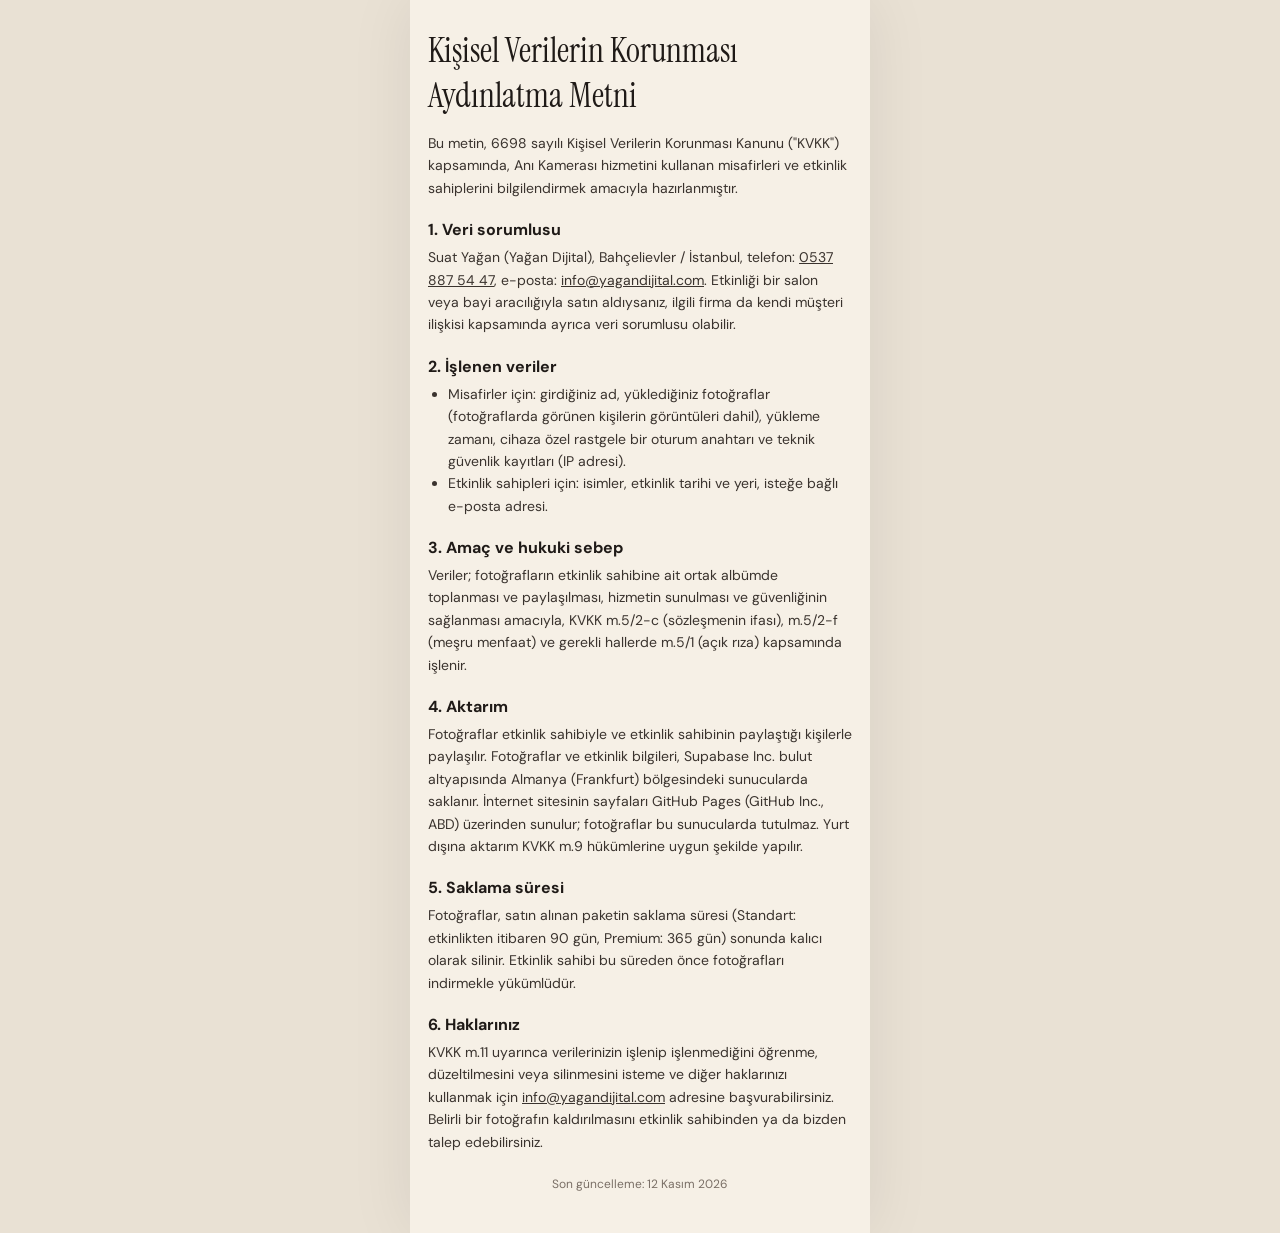
<file: kvkk.html>
<!DOCTYPE html>
<html lang="tr">
<head>
<meta charset="utf-8">
<meta name="viewport" content="width=device-width, initial-scale=1">
<title>KVKK Aydınlatma Metni</title>
<link href="https://fonts.googleapis.com/css2?family=Instrument+Serif&family=DM+Sans:opsz,wght@9..40,400;9..40,700&display=swap" rel="stylesheet">
<link rel="stylesheet" href="style.css">
<style>main h1{font-size:34px;margin:10px 0 14px}main h2{font-size:16px;margin:20px 0 6px}main p,main li{font-size:14px;line-height:1.6;color:#3a332e}main ul{padding-left:20px}</style>
</head>
<body>
<div class="app">
<main>
  <!-- TASLAK: Yayına almadan önce bir avukata kontrol ettirin ve [köşeli parantez] alanlarını doldurun. -->
  <h1 class="serif">Kişisel Verilerin Korunması Aydınlatma Metni</h1>
  <p>Bu metin, 6698 sayılı Kişisel Verilerin Korunması Kanunu ("KVKK") kapsamında, Anı Kamerası hizmetini kullanan misafirleri ve etkinlik sahiplerini bilgilendirmek amacıyla hazırlanmıştır.</p>

  <h2>1. Veri sorumlusu</h2>
  <p>Suat Yağan (Yağan Dijital), Bahçelievler / İstanbul, telefon: <a href="tel:+905378875447">0537 887 54 47</a>, e-posta: <a href="mailto:info@yagandijital.com">info@yagandijital.com</a>. Etkinliği bir salon veya bayi aracılığıyla satın aldıysanız, ilgili firma da kendi müşteri ilişkisi kapsamında ayrıca veri sorumlusu olabilir.</p>

  <h2>2. İşlenen veriler</h2>
  <ul>
    <li>Misafirler için: girdiğiniz ad, yüklediğiniz fotoğraflar (fotoğraflarda görünen kişilerin görüntüleri dahil), yükleme zamanı, cihaza özel rastgele bir oturum anahtarı ve teknik güvenlik kayıtları (IP adresi).</li>
    <li>Etkinlik sahipleri için: isimler, etkinlik tarihi ve yeri, isteğe bağlı e-posta adresi.</li>
  </ul>

  <h2>3. Amaç ve hukuki sebep</h2>
  <p>Veriler; fotoğrafların etkinlik sahibine ait ortak albümde toplanması ve paylaşılması, hizmetin sunulması ve güvenliğinin sağlanması amacıyla, KVKK m.5/2-c (sözleşmenin ifası), m.5/2-f (meşru menfaat) ve gerekli hallerde m.5/1 (açık rıza) kapsamında işlenir.</p>

  <h2>4. Aktarım</h2>
  <p>Fotoğraflar etkinlik sahibiyle ve etkinlik sahibinin paylaştığı kişilerle paylaşılır. Fotoğraflar ve etkinlik bilgileri, Supabase Inc. bulut altyapısında Almanya (Frankfurt) bölgesindeki sunucularda saklanır. İnternet sitesinin sayfaları GitHub Pages (GitHub Inc., ABD) üzerinden sunulur; fotoğraflar bu sunucularda tutulmaz. Yurt dışına aktarım KVKK m.9 hükümlerine uygun şekilde yapılır.</p>

  <h2>5. Saklama süresi</h2>
  <p>Fotoğraflar, satın alınan paketin saklama süresi (Standart: etkinlikten itibaren 90 gün, Premium: 365 gün) sonunda kalıcı olarak silinir. Etkinlik sahibi bu süreden önce fotoğrafları indirmekle yükümlüdür.</p>

  <h2>6. Haklarınız</h2>
  <p>KVKK m.11 uyarınca verilerinizin işlenip işlenmediğini öğrenme, düzeltilmesini veya silinmesini isteme ve diğer haklarınızı kullanmak için <a href="mailto:info@yagandijital.com">info@yagandijital.com</a> adresine başvurabilirsiniz. Belirli bir fotoğrafın kaldırılmasını etkinlik sahibinden ya da bizden talep edebilirsiniz.</p>

  <p class="note">Son güncelleme: 12 Kasım 2026</p>
</main>
</div>
</body>
</html>
</file>
<file: style.css>
:root{
  --cream:#f6f0e6; --paper:#fffaf2; --ink:#1f1a17; --muted:#7a6f66; --line:#e6dccd;
  --accent:#e2552d; --dark:#191512; --ok:#2f7d5b; --err:#b3261e; --radius:18px;
}
*{box-sizing:border-box;margin:0;padding:0}
html,body{background:#e9e1d4;color:var(--ink);font-family:"DM Sans",system-ui,-apple-system,sans-serif;-webkit-font-smoothing:antialiased}
button,input,select,textarea{font:inherit;color:inherit}
button{cursor:pointer;border:0;background:none}
a{color:inherit}
.app{max-width:460px;margin:0 auto;min-height:100vh;background:var(--cream);display:flex;flex-direction:column;box-shadow:0 0 60px rgba(0,0,0,.08)}
.app.wide{max-width:1100px}
main{flex:1;padding:18px 18px 40px}
.topbar{display:flex;align-items:center;justify-content:space-between;gap:10px;padding:14px 18px;border-bottom:1px solid var(--line);background:var(--paper)}
.brandmark{display:flex;align-items:center;gap:10px;font-weight:700;font-size:15px}
.brandmark img{height:28px;width:auto;max-width:120px;object-fit:contain}
.brandmark .dot{width:22px;height:22px;border-radius:50%;background:var(--accent);box-shadow:inset 0 0 0 5px rgba(255,255,255,.35)}
.serif{font-family:"Instrument Serif",Georgia,serif;font-weight:400}
.mono{font-family:"DM Mono",ui-monospace,monospace}
.muted{color:var(--muted)} .small{font-size:13px} .center{text-align:center}
.card{background:var(--paper);border:1px solid var(--line);border-radius:var(--radius);padding:18px}
.stack>*+*{margin-top:12px}
.btn{display:flex;align-items:center;justify-content:center;gap:8px;width:100%;padding:15px;border-radius:14px;font-weight:700;font-size:15px;transition:transform .1s,opacity .2s;text-decoration:none}
.btn:active{transform:scale(.98)}
.btn.primary{background:var(--accent);color:#fff}
.btn.dark{background:var(--ink);color:#fff}
.btn.ghost{background:transparent;border:1.5px solid var(--line)}
.btn.sm{padding:9px 12px;font-size:13px;border-radius:10px;width:auto}
.btn:disabled{opacity:.45;cursor:not-allowed}
label.field{display:block;font-size:13px;font-weight:500;margin:14px 0 6px}
.input{width:100%;padding:13px 14px;border:1.5px solid var(--line);border-radius:12px;background:#fff;font-size:16px;outline:none}
.input:focus{border-color:var(--ink)}
select.input{appearance:none;-webkit-appearance:none;background-image:linear-gradient(45deg,transparent 50%,var(--muted) 50%),linear-gradient(135deg,var(--muted) 50%,transparent 50%);background-position:calc(100% - 18px) 55%,calc(100% - 13px) 55%;background-size:5px 5px;background-repeat:no-repeat;padding-right:34px}
.grid2{display:grid;grid-template-columns:1fr 1fr;gap:10px}
.check{display:flex;gap:10px;align-items:flex-start;font-size:13px;color:var(--muted);margin:14px 0 18px;line-height:1.45}
.check input{margin-top:2px;width:18px;height:18px;flex:none;accent-color:var(--accent)}
.err{background:#fde8e6;color:var(--err);border-radius:12px;padding:12px 14px;font-size:14px;margin-top:12px;display:none}
.err.on{display:block}
.hero{text-align:center;padding:22px 8px 20px}
.hero .eyebrow{font-size:12px;letter-spacing:.18em;text-transform:uppercase;color:var(--muted)}
.hero h1{font-size:44px;line-height:1.02;margin:12px 0 10px;word-break:break-word}
.hero h1 i{color:var(--accent);font-style:italic}
.hero .meta{font-size:14px;color:var(--muted)}
.linkbox{display:flex;gap:8px;align-items:center;background:#fff;border:1.5px solid var(--line);border-radius:12px;padding:8px 8px 8px 12px}
.linkbox code{flex:1;font-family:"DM Mono",monospace;font-size:12.5px;overflow:hidden;text-overflow:ellipsis;white-space:nowrap}
.qrbox{display:flex;justify-content:center;padding:10px}
.qrbox svg{width:180px;height:180px}
.pill{display:inline-block;font-size:11px;padding:4px 9px;border-radius:999px;background:#efe6d8;font-weight:500}
.pill.ok{background:#dff1e7;color:var(--ok)} .pill.warn{background:#fff1d6;color:#8a5a00} .pill.off{background:#eee;color:#777}
.toast{position:fixed;left:50%;bottom:28px;transform:translateX(-50%) translateY(20px);background:var(--ink);color:#fff;padding:12px 18px;border-radius:12px;font-size:14px;opacity:0;transition:.25s;z-index:90;pointer-events:none;max-width:90vw;text-align:center}
.toast.on{opacity:1;transform:translateX(-50%)}
.note{font-size:12px;color:var(--muted);text-align:center;margin-top:22px;line-height:1.5}
.setup-warning{background:#fff1d6;color:#6b4500;padding:12px 16px;font-size:13px;line-height:1.5}
.spinner{width:22px;height:22px;border:3px solid rgba(0,0,0,.12);border-top-color:var(--accent);border-radius:50%;animation:spin .8s linear infinite;margin:30px auto}
@keyframes spin{to{transform:rotate(360deg)}}
.hidden{display:none!important}

/* landing visual */
.showcase{position:relative;height:330px;margin:4px 0 22px;display:flex;justify-content:center;align-items:center}
.polaroid{position:absolute;width:128px;background:#fff;padding:8px 8px 26px;border-radius:6px;box-shadow:0 12px 28px rgba(60,40,20,.16)}
.polaroid .ph{height:132px;border-radius:3px;position:relative;overflow:hidden}
.polaroid .cap{position:absolute;left:0;right:0;bottom:6px;text-align:center;font-family:"Instrument Serif",Georgia,serif;font-size:14px;color:#4a413b}
.polaroid.l{left:6px;top:46px;transform:rotate(-9deg)}
.polaroid.r{right:6px;top:70px;transform:rotate(8deg)}
.ph.warm{background:#c98a5c}.ph.dusk{background:#6b4a5c}
.ph .sun{position:absolute;width:46px;height:46px;border-radius:50%;background:#f2d0a0;top:18px;right:16px;opacity:.85}
.ph .p1,.ph .p2{position:absolute;bottom:0;background:#2a1c16;border-radius:24px 24px 0 0}
.ph .p1{left:18px;width:42px;height:70px}.ph .p2{left:58px;width:38px;height:62px}
.ph .h1,.ph .h2{position:absolute;border-radius:50%;background:#2a1c16}
.ph .h1{left:27px;bottom:64px;width:24px;height:24px}.ph .h2{left:66px;bottom:56px;width:22px;height:22px}
.ph .stamp{position:absolute;right:6px;bottom:4px;font-family:"DM Mono",monospace;font-size:9px;color:#ffad5c}
.phone{position:relative;z-index:2;width:168px;height:322px;background:var(--dark);border-radius:30px;padding:11px;display:flex;flex-direction:column;gap:9px;box-shadow:0 22px 44px rgba(60,40,20,.25)}
.phone .top{display:flex;justify-content:space-between;align-items:center;padding:3px 4px 0;font-size:10px;color:#cfc6bc}
.phone .top b{font-family:"DM Mono",monospace;font-weight:500;color:#ffb38f;background:#2c2622;padding:3px 7px;border-radius:999px}
.phone .scr{flex:1;border-radius:14px;background:#3b2a22;position:relative;overflow:hidden}
.phone .scr i{position:absolute;border-radius:50%}
.phone .shut{align-self:center;width:44px;height:44px;border-radius:50%;background:#fff;display:flex;align-items:center;justify-content:center;margin-bottom:4px}
.phone .shut span{width:32px;height:32px;border-radius:50%;background:var(--accent)}
.steps{display:grid;grid-template-columns:repeat(3,1fr);gap:8px;margin-top:18px}
.step{background:var(--paper);border:1px solid var(--line);border-radius:14px;padding:12px 10px;text-align:center}
.step svg{width:26px;height:26px;color:var(--accent);margin-bottom:6px}
.step b{display:block;font-size:13px;margin-bottom:3px}
.step span{font-size:11.5px;color:var(--muted);line-height:1.35;display:block}

/* camera */
.cam{background:var(--dark);border-radius:24px;padding:14px;color:#fff}
.cam-top{display:flex;justify-content:space-between;align-items:center;font-size:13px;margin-bottom:12px;gap:8px}
.counter{background:#2c2622;border-radius:999px;padding:6px 12px;font-family:"DM Mono",monospace;font-size:13px;white-space:nowrap}
.counter b{color:#ffb38f}
.finder{position:relative;aspect-ratio:3/4;border-radius:14px;overflow:hidden;background:#0d0b0a;display:flex;align-items:center;justify-content:center;text-align:center}
.finder img{width:100%;height:100%;object-fit:cover}
.finder .hint{color:#8d827a;font-size:14px;padding:30px;line-height:1.5}
.finder .corner{position:absolute;width:22px;height:22px;border:2px solid rgba(255,255,255,.5)}
.c1{top:12px;left:12px;border-right:0!important;border-bottom:0!important}
.c2{top:12px;right:12px;border-left:0!important;border-bottom:0!important}
.c3{bottom:12px;left:12px;border-right:0!important;border-top:0!important}
.c4{bottom:12px;right:12px;border-left:0!important;border-top:0!important}
.flash{position:absolute;inset:0;background:#fff;opacity:0;pointer-events:none}
.flash.go{animation:flash .45s ease}
@keyframes flash{0%{opacity:.95}100%{opacity:0}}
.uploading{position:absolute;left:50%;bottom:16px;transform:translateX(-50%);background:rgba(0,0,0,.65);padding:7px 12px;border-radius:999px;font-size:12px}
.cam-controls{display:grid;grid-template-columns:1fr auto 1fr;align-items:center;margin-top:16px}
.shutter{width:76px;height:76px;border-radius:50%;background:#fff;display:flex;align-items:center;justify-content:center;cursor:pointer;box-shadow:0 0 0 4px #2c2622,0 0 0 7px #fff}
.shutter span{width:58px;height:58px;border-radius:50%;background:var(--accent)}
.shutter.off{opacity:.35;pointer-events:none}
.side-btn{font-size:12px;color:#cfc6bc;display:flex;flex-direction:column;align-items:center;gap:4px;cursor:pointer;justify-self:end}
.side-btn.off{opacity:.35;pointer-events:none}
.side-btn svg{width:26px;height:26px}
.toggle{display:flex;align-items:center;gap:8px;font-size:12px;color:#cfc6bc;cursor:pointer}
.switch{width:38px;height:22px;border-radius:999px;background:#4a423c;position:relative;transition:.2s;flex:none}
.switch::after{content:"";position:absolute;top:3px;left:3px;width:16px;height:16px;border-radius:50%;background:#fff;transition:.2s}
.switch.on{background:var(--accent)}.switch.on::after{left:19px}
.mine{display:flex;gap:8px;overflow-x:auto;margin-top:14px;padding-bottom:4px}
.mine img{width:56px;height:74px;object-fit:cover;border-radius:8px;flex:none;cursor:zoom-in}
#last{cursor:zoom-in}
.hidden-input{position:absolute;width:1px;height:1px;opacity:0;pointer-events:none}

/* album */
.stats{display:grid;grid-template-columns:repeat(3,1fr);gap:8px;margin-bottom:14px}
.stat{background:var(--paper);border:1px solid var(--line);border-radius:14px;padding:12px}
.stat b{display:block;font-size:22px}
.stat span{font-size:12px;color:var(--muted)}
.chips{display:flex;gap:6px;overflow-x:auto;padding-bottom:6px;margin-bottom:10px}
.chip{flex:none;padding:7px 12px;border-radius:999px;border:1.5px solid var(--line);font-size:13px;background:var(--paper)}
.chip.on{background:var(--ink);color:#fff;border-color:var(--ink)}
.gallery{display:grid;grid-template-columns:repeat(3,1fr);gap:4px;border-radius:14px;overflow:hidden}
.tile{position:relative;aspect-ratio:3/4;background:#ddd;overflow:hidden;cursor:pointer}
.tile img{width:100%;height:100%;object-fit:cover;display:block}
.tile .who{position:absolute;left:5px;bottom:5px;font-size:10px;background:rgba(0,0,0,.55);color:#fff;padding:2px 6px;border-radius:6px;max-width:90%;overflow:hidden;text-overflow:ellipsis;white-space:nowrap}
.lockbar{background:var(--ink);color:#fff;border-radius:14px;padding:16px;margin-bottom:12px;font-size:14px;line-height:1.5;text-align:center}
.lockbar .count{font-family:"DM Mono",monospace;font-size:24px;margin-top:6px;color:#ffb38f}
.viewer{position:fixed;inset:0;background:#000;z-index:60;display:none;flex-direction:column}
.viewer.on{display:flex}
.viewer img{flex:1;min-height:0;width:100%;object-fit:contain}
.viewer .bar{display:flex;justify-content:space-between;align-items:center;gap:8px;padding:14px 16px;color:#fff;font-size:14px}
.viewer .bar button,.viewer .bar a{color:#fff;font-size:13px;padding:8px 12px;border:1px solid #555;border-radius:10px;text-decoration:none}
.live-cap{position:absolute;left:0;right:0;bottom:30px;text-align:center;color:#fff;text-shadow:0 2px 12px rgba(0,0,0,.6)}
.live-cap .serif{font-size:clamp(28px,5vw,56px)}
.live-qr{position:absolute;right:24px;bottom:24px;background:#fff;padding:10px;border-radius:12px;text-align:center;color:#000;font-size:12px}
.live-qr svg{width:120px;height:120px;display:block}

/* panel */
.tabs{display:flex;gap:4px;overflow-x:auto;padding:0 18px;background:var(--paper);border-bottom:1px solid var(--line)}
.tabs button{padding:12px 14px;font-size:14px;font-weight:500;color:var(--muted);border-bottom:2px solid transparent;white-space:nowrap}
.tabs button.on{color:var(--ink);border-bottom-color:var(--accent)}
.section-title{font-size:13px;font-weight:700;text-transform:uppercase;letter-spacing:.08em;color:var(--muted);margin:22px 0 10px}
table.list{width:100%;border-collapse:collapse;font-size:14px;background:var(--paper);border:1px solid var(--line);border-radius:14px;overflow:hidden}
table.list th{text-align:left;font-size:12px;color:var(--muted);font-weight:500;padding:10px 12px;border-bottom:1px solid var(--line);background:#fbf5ea}
table.list td{padding:10px 12px;border-bottom:1px solid var(--line);vertical-align:top}
table.list tr:last-child td{border-bottom:0}
.tablewrap{overflow-x:auto}
.formgrid{display:grid;grid-template-columns:repeat(auto-fit,minmax(180px,1fr));gap:10px;align-items:end}
.formgrid label.field{margin-top:0}
.actions{display:flex;gap:8px;flex-wrap:wrap}
.codes-out{font-family:"DM Mono",monospace;font-size:13px;background:#fff;border:1.5px solid var(--line);border-radius:12px;padding:12px;max-height:240px;overflow:auto;white-space:pre}
.swatch{display:inline-block;width:14px;height:14px;border-radius:4px;vertical-align:middle;margin-right:6px}
.polaroid.l .cap{text-align:left;padding-left:12px}
.polaroid.r .cap{text-align:right;padding-right:12px}
@media (max-width:700px){.live-qr{top:70px;bottom:auto;right:12px;padding:8px;font-size:11px}.live-qr svg{width:84px;height:84px}}
</file>
